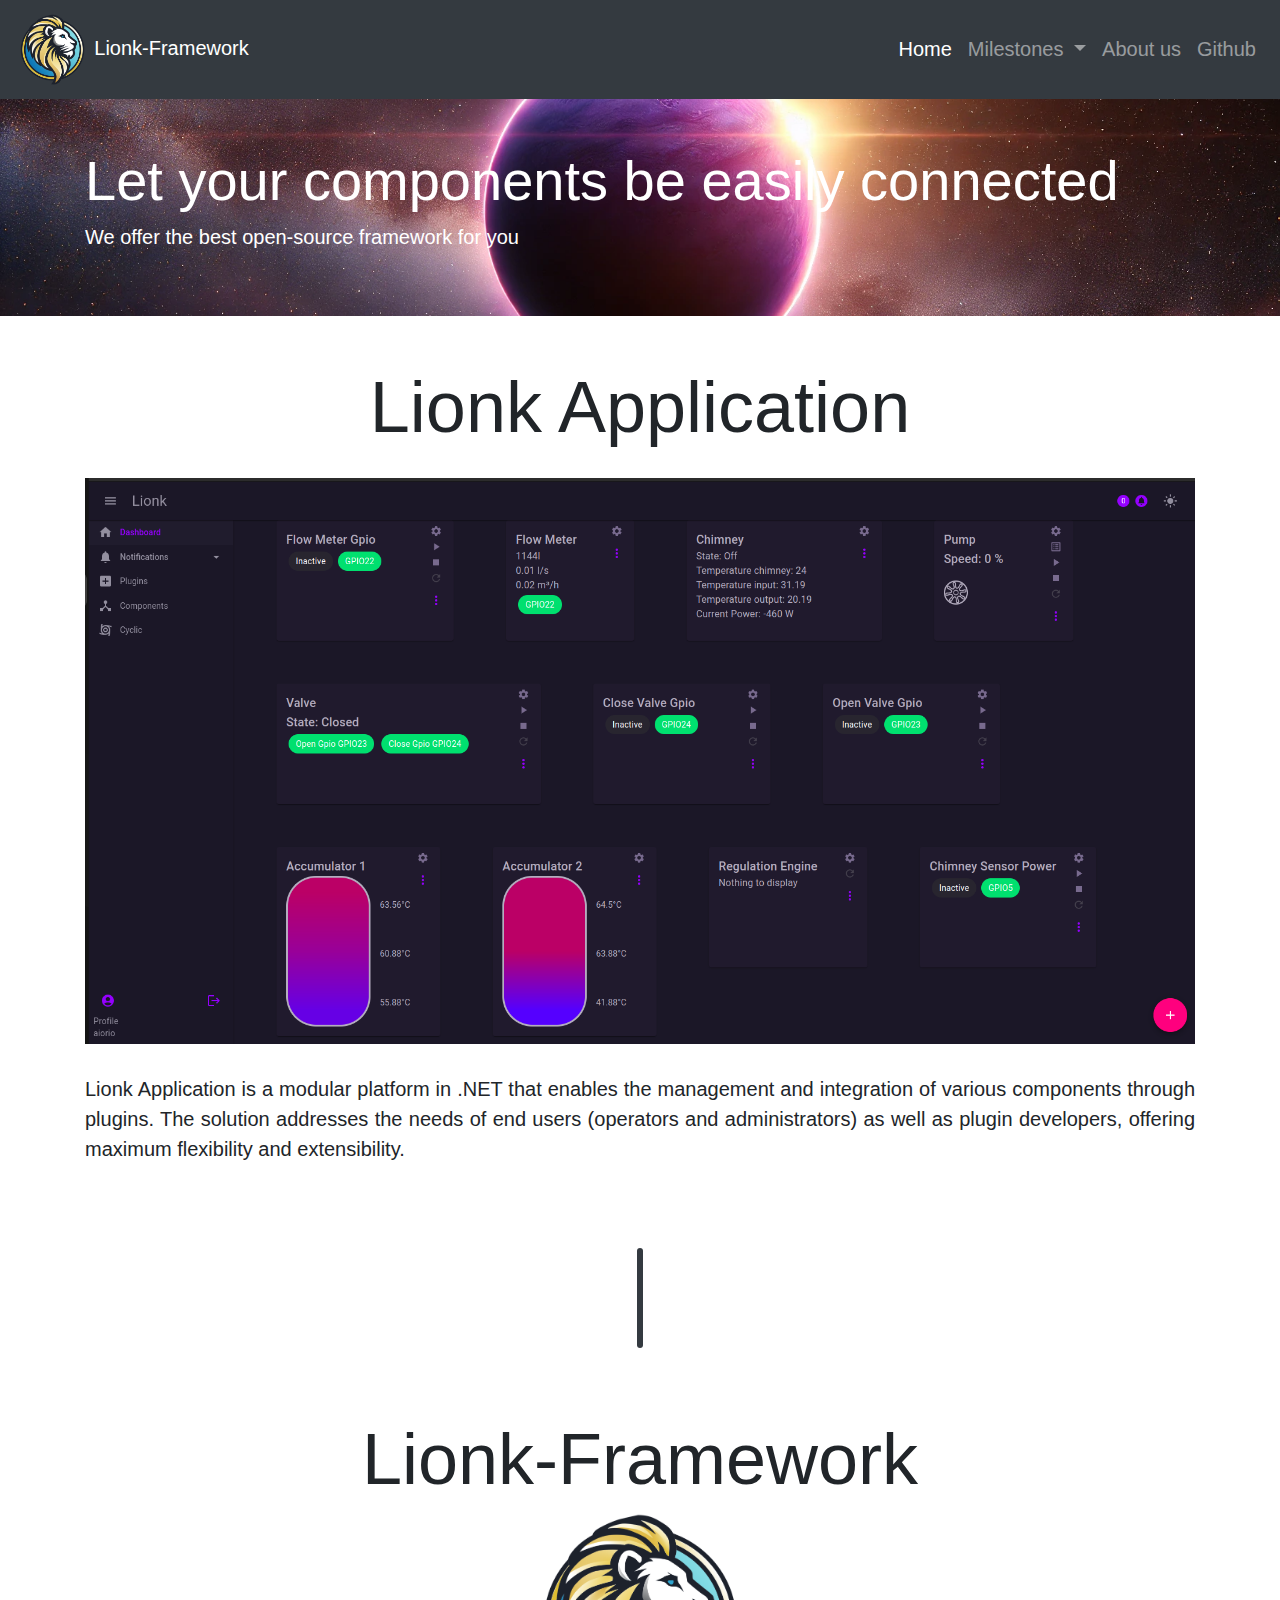
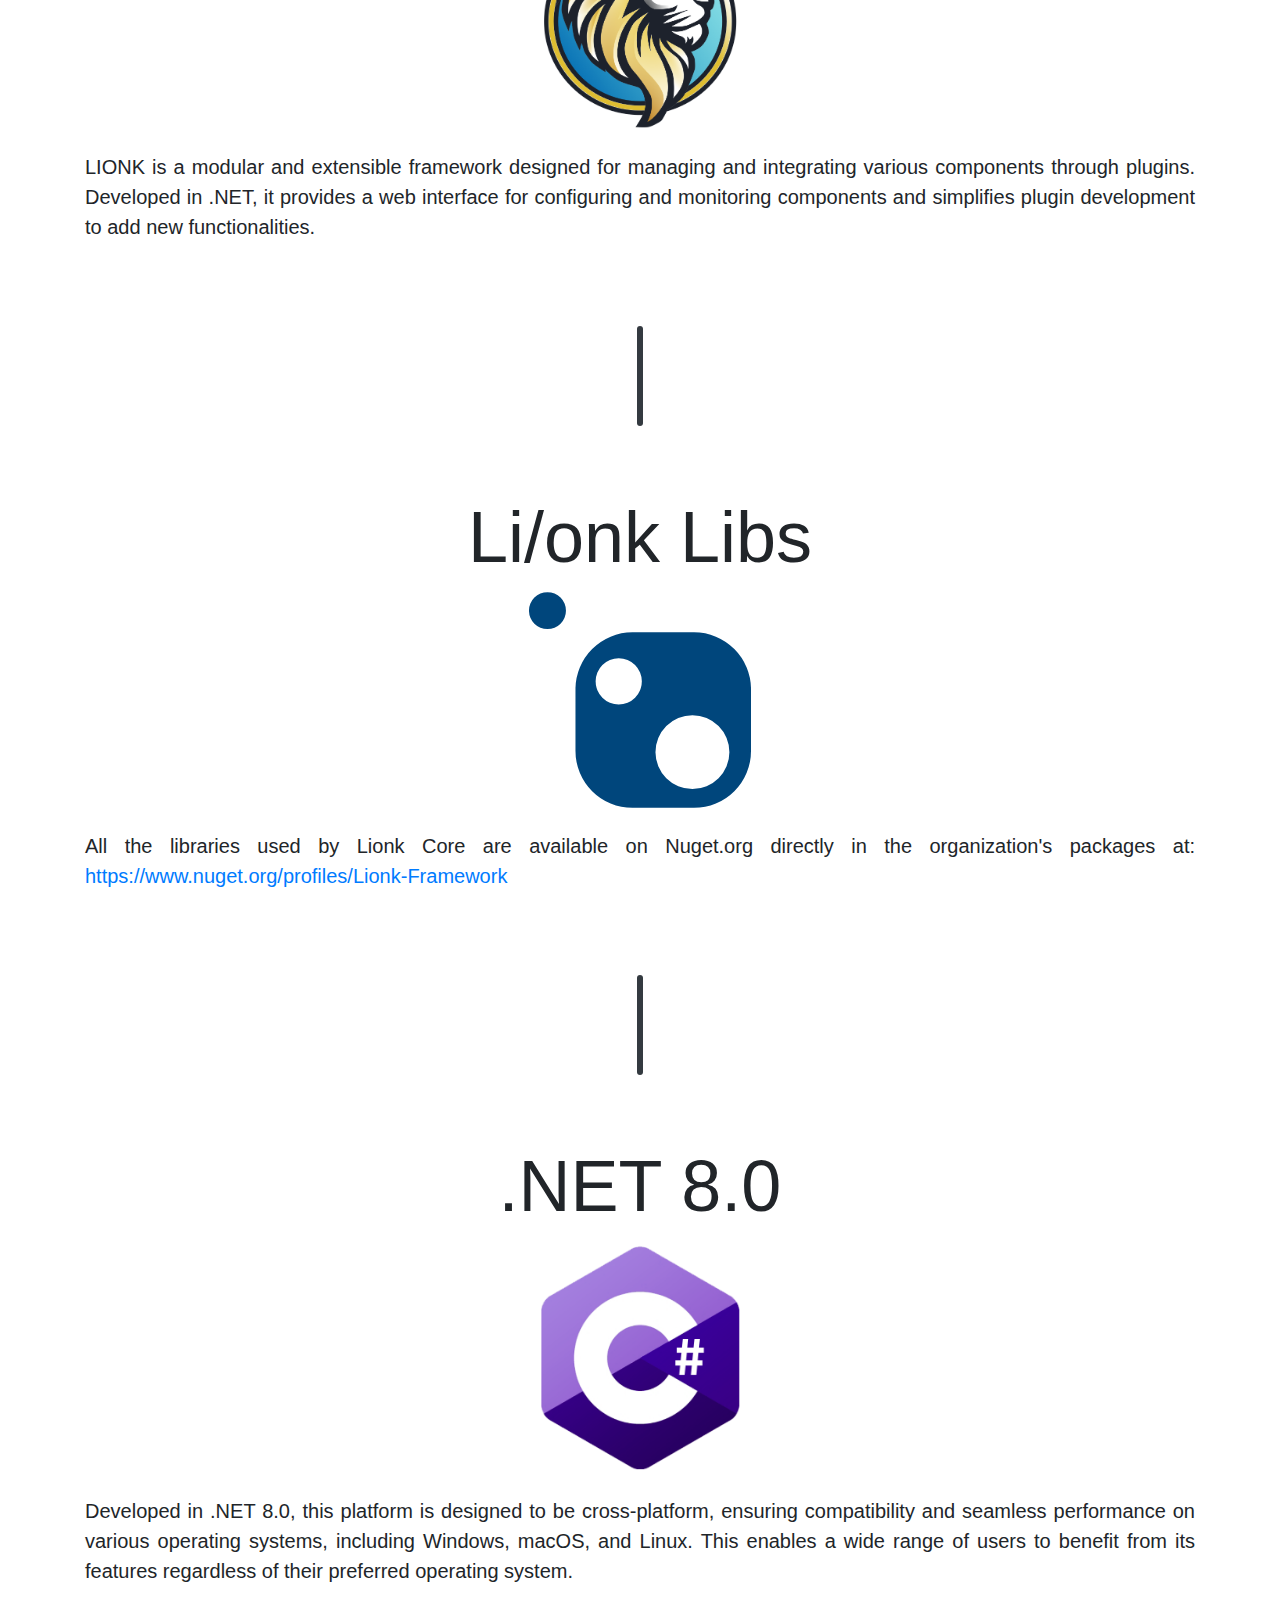
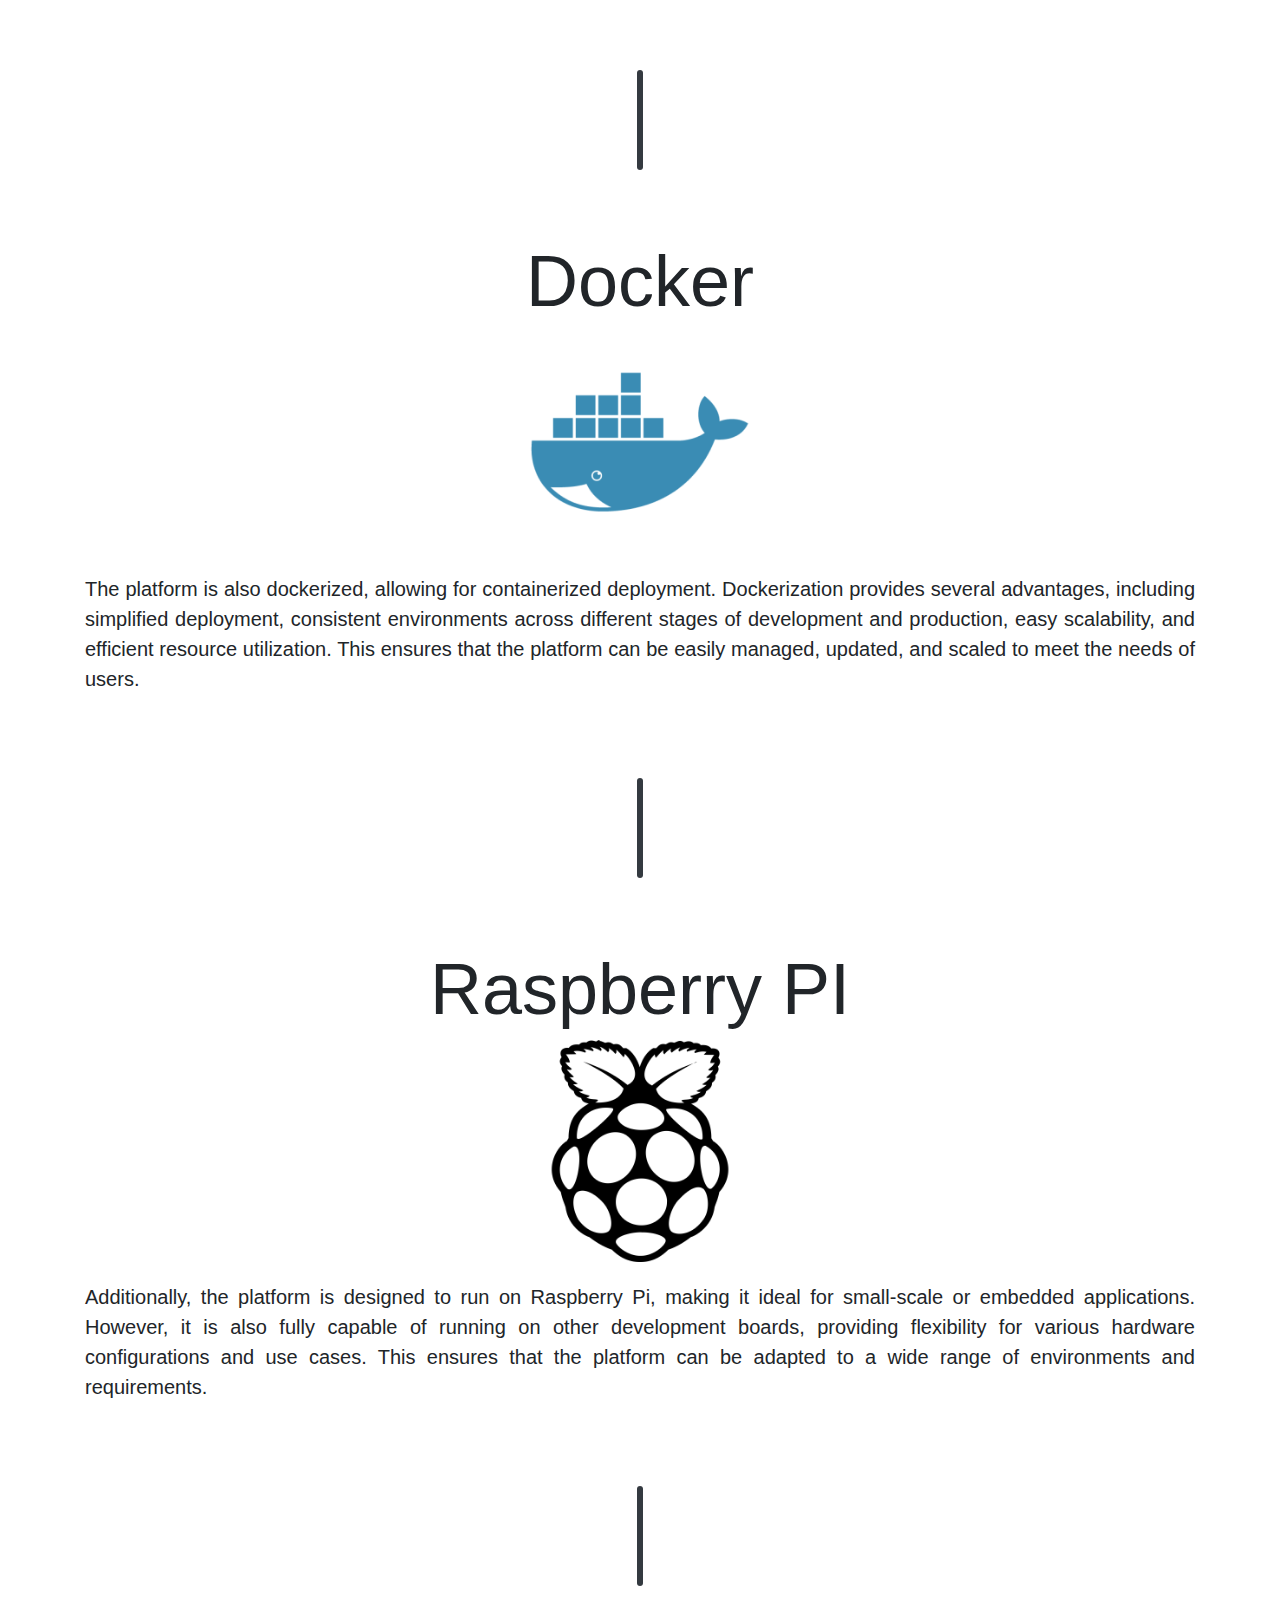
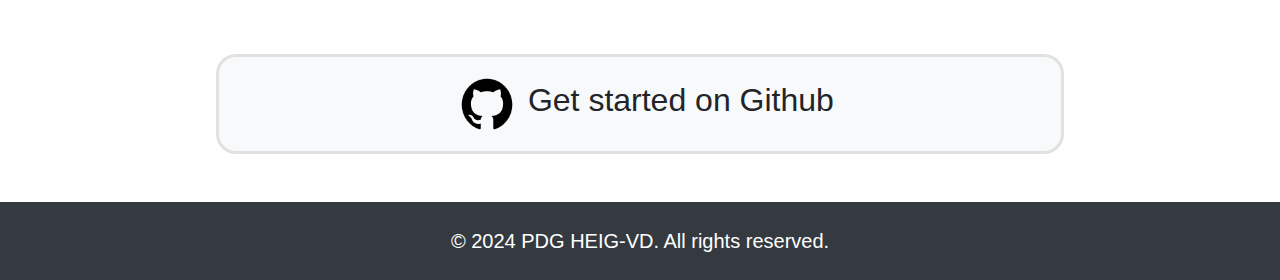
<file: html/index.html>
<!DOCTYPE html>
<html lang="en">
    <head>
        <meta charset="UTF-8">
        <meta name="viewport" content="width=device-width, initial-scale=1.0">
        <title>Lionk Framework</title>
        <link href="https://stackpath.bootstrapcdn.com/bootstrap/4.5.2/css/bootstrap.min.css" rel="stylesheet">
        <link rel="stylesheet" href="./style.css">
    </head>
    <body>
        <div id="navbar"></div>
        <div id="header"></div>
        <div class="container">
            <section class="py-5 text-center">
                <div>
                    <h2 class="display-3">Lionk Application</h2>
                    <img
                        src="./img/dashboard.png"
                        alt="lionk"
                        class="img-fluid"
                        style="width: 100%; margin-bottom: 30px; margin-top: 20px;"
                    >
                    <p class="lead">
                        <b>Lionk Application</b>
                        is a modular platform in .NET that enables the management
                        and integration of various components through plugins. The solution addresses the needs 
                        of end users (operators and administrators) as well as plugin developers, 
                        offering maximum flexibility and extensibility.
                    </p>
                </section>
                <div class="verticale-line"></div>
                <section class="py-5 text-center">
                    <h2 class="display-3">Lionk-Framework</h2>
                    <img
                        src="./img/logo.png"
                        alt="lionk"
                        class="img-fluid"
                        style="width: 20%; margin-bottom: 20px;"
                    >
                    <p class="lead">
                        LIONK is a modular and extensible framework designed for managing and integrating
                         various components through plugins. Developed in .NET, it provides a web interface
                          for configuring and monitoring components and simplifies plugin development to add new functionalities.
                    </p>
                </section>
                <div class="verticale-line"></div>

                <section class="py-5 text-center">
                    <h2 class="display-3">Li/onk Libs</h2>
                    <img
                        src="./img/nuget.svg"
                        alt="lionk"
                        class="img-fluid"
                        style="width: 20%; margin-bottom: 20px;"
                    >
                    <p class="lead">
                        All the libraries used by <b>Lionk Core</b> are available on Nuget.org directly
                         in the organization's packages at: <a href="https://www.nuget.org/profiles/Lionk-Framework">https://www.nuget.org/profiles/Lionk-Framework</a> 
                    </p>
                </section>
                <div class="verticale-line"></div>

                <section class="py-5 text-center">
                    <h2 class="display-3">.NET 8.0</h2>
                    <img
                        src="./img/csharp.png"
                        alt="csharp"
                        class="img-fluid"
                        style="width: 20%; margin-bottom: 20px;"
                    >
                    <p class="lead">
                        Developed in .NET 8.0, this platform is designed to be cross-platform, ensuring 
                        compatibility and seamless performance on various operating systems, 
                        including Windows, macOS, and Linux. This enables a wide range of users to benefit 
                        from its features regardless of their preferred operating system.
                    </p>
                </section>
                <div class="verticale-line"></div>

                <section class="py-5 text-center">
                    <h2 class="display-3">Docker</h2>
                    <img
                        src="./img/docker.png"
                        alt="docker"
                        class="img-fluid"
                        style="width: 20%; margin-bottom: 20px;"
                    >
                    <p class="lead">
                        The platform is also dockerized, allowing for containerized deployment. 
                        Dockerization provides several advantages, including simplified 
                        deployment, consistent environments across different stages of 
                        development and production, easy scalability, and efficient resource 
                        utilization. This ensures that the platform can be easily managed, 
                        updated, and scaled to meet the needs of users.
                    </p>
                </section>
                <div class="verticale-line"></div>

                <section class="py-5 text-center">
                    <h2 class="display-3">Raspberry PI</h2>
                    <img
                        src="./img/rpi.png"
                        alt="docker"
                        class="img-fluid"
                        style="width: 20%; margin-bottom: 20px;"
                    >
                    <p class="lead">
                        Additionally, the platform is designed to run on Raspberry Pi, making
                        it ideal for small-scale or embedded applications.
                        However, it is also fully capable of running on other
                        development boards, providing flexibility for various 
                        hardware configurations and use cases. This ensures that the 
                        platform can be adapted to a wide range of environments and requirements.
                    </p>
                </section>
                <div class="verticale-line"></div>

                <section class="py-5  text-center">
                    <a href="https://github.com/lionk-framework">

                        <button class="btn btn-light" target="_blank">
                            <img src="./img/github.png" style="width: 10%">
                            <h2>
                                Get started on Github
                            </span>
                        </button>
                    </a>
                    </section>
            </div>
        </div>
        <div id="footer"></div>
        <script src="https://code.jquery.com/jquery-3.5.1.min.js"></script>
        <script src="https://cdn.jsdelivr.net/npm/@popperjs/core@2.5.4/dist/umd/popper.min.js"></script>
        <script src="https://stackpath.bootstrapcdn.com/bootstrap/4.5.2/js/bootstrap.min.js"></script>
        <script src="loadSections.js"></script>
    </body>
</html>
</file>
<file: html/style.css>
header{
    background-color: black;
    text-align: left;
    color: white;
    background-image: url('img/img.webp');
    background-size: cover;
    background-position: center ;
    background-position:left;
}

.lead{
    text-align: justify;
}

.navbar {
    background-color: black;
    color: white;
    text-decoration: none;
}

.nav-link {
    color: white;
    text-decoration: none;
}

.navbar-brand {
    color: white;
    text-decoration: none;
}

.btn{
    display: inline-flex;
    justify-content: center;
    align-items: center;
    border-radius: 20px;
    border: solid 3px rgba(221, 221, 221, 0.849);
}

.profile {
    margin-bottom: 4em;
}

.verticale-line {
    width: 6px; /* Largeur de la barre */
    border-radius: 3px;
    height: 100px; /* Hauteur de la barre */
    background-color: #343a40; /* Couleur de la barre */
    margin: 20px auto; /* Centrer la barre horizontalement */
}
</file>
